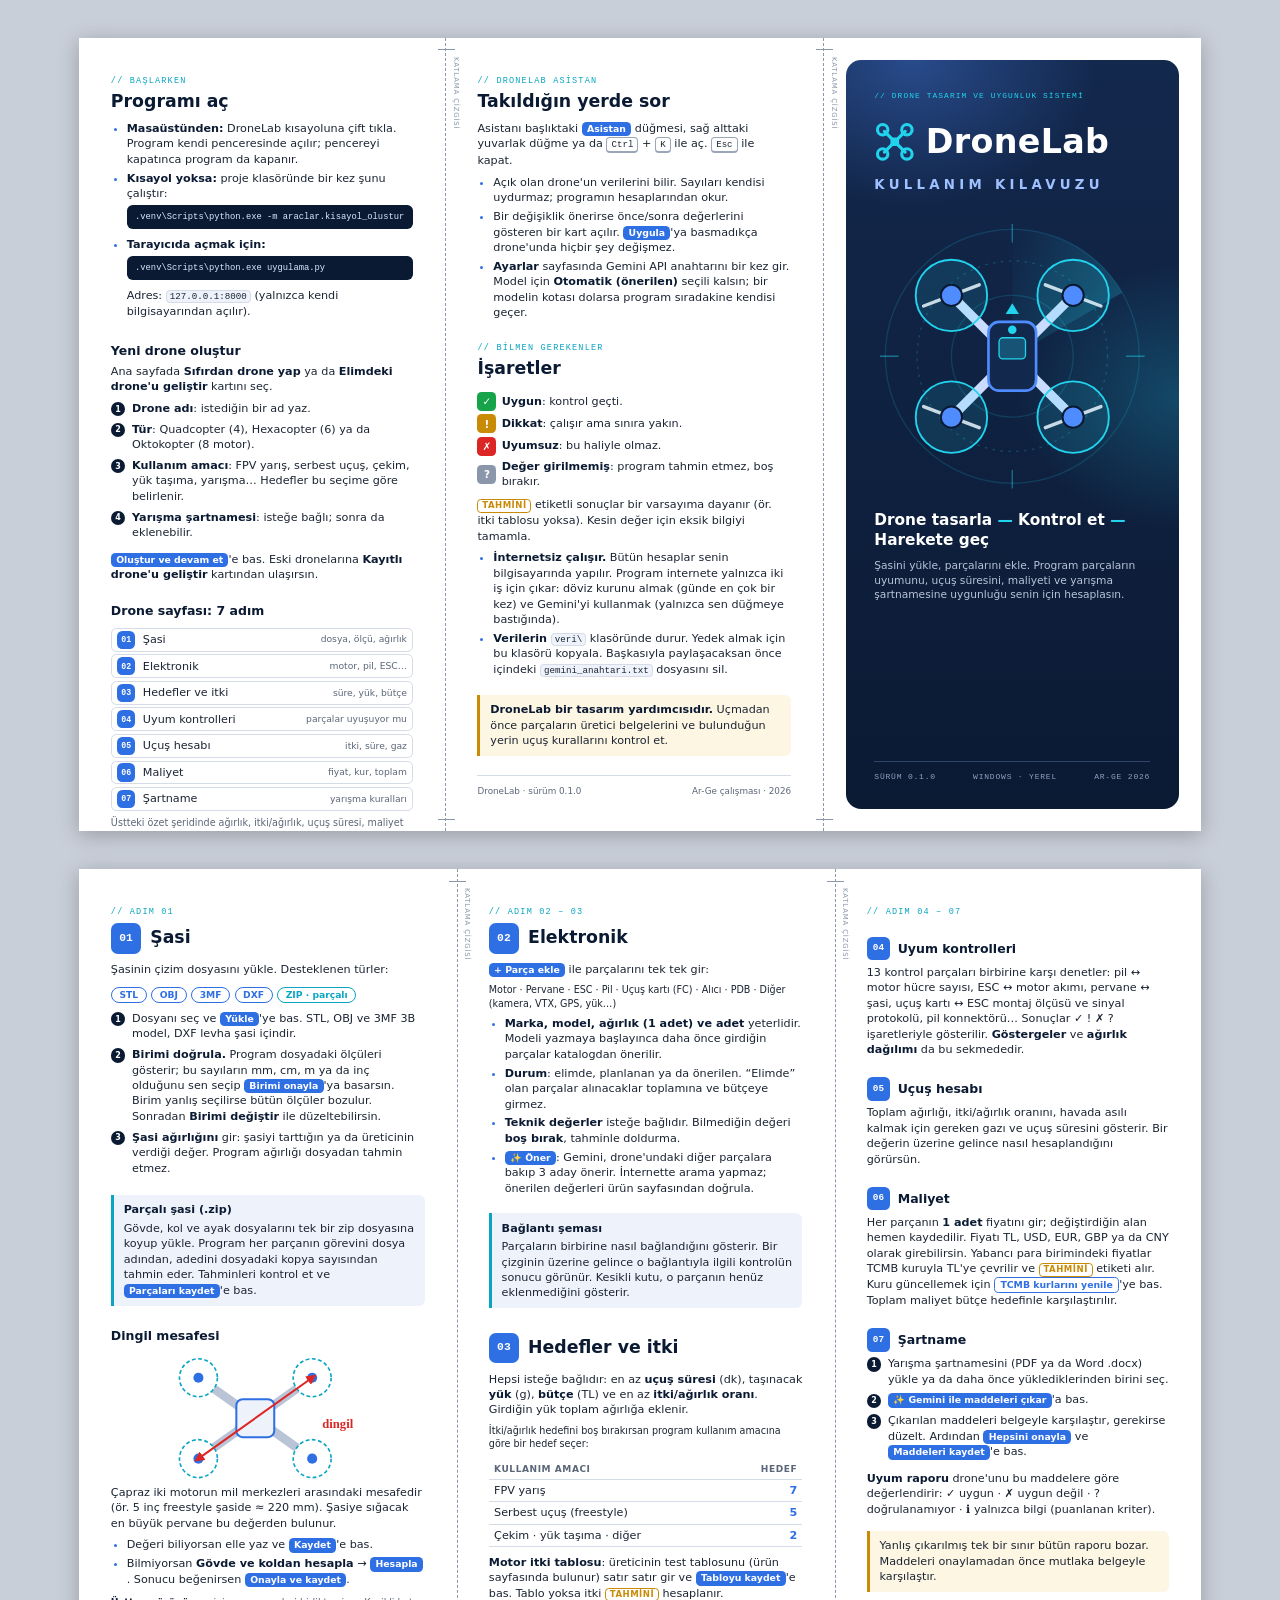
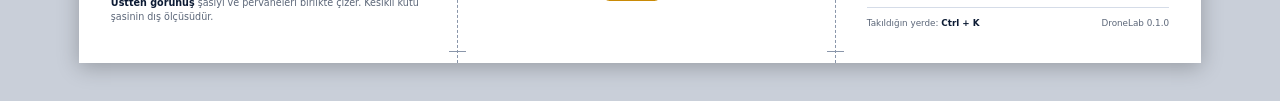
<file: docs/kullanim_brosuru.html>
<!doctype html>
<html lang="tr">
<head>
<meta charset="utf-8">
<title>DroneLab Kullanım Kılavuzu</title>
<!--
  DroneLab kullanım kılavuzu: A4 yatay, iki yüzlü, üç panelli (C katlama) broşür.
  1. sayfa dış yüz (sol: içe katlanan kapak, orta: arka kapak, sağ: ön kapak),
  2. sayfa iç yüz (broşür tamamen açılınca soldan sağa okunan üç panel).
  İçe katlanan panel 3 mm dardır; katlanınca kenara sıkışmaz.
  Yazdırma: A4 yatay, gerçek boyut (%100), iki taraflı, "kısa kenardan çevir".
  DEĞİŞTİRİLEBİLİR: Metinler doğrudan bu dosyada; renkler :root içinde.
-->
<style>
  @page { size: A4 landscape; margin: 0; }

  :root {
    --lacivert: #0b1a33;
    --lacivert-2: #13284d;
    --vurgu: #2f6fe4;
    --camgobegi: #0aa5c2;
    --camgobegi-acik: #22d3ee;
    --yazi: #1b2433;
    --soluk: #5b6678;
    --cizgi: #d5dce8;
    --zemin: #eef3fb;
    --basari: #16a34a;
    --uyari: #c98a06;
    --hata: #dc2626;
    --katlama: #8a96aa;
  }

  * { box-sizing: border-box; }
  html, body { margin: 0; padding: 0; }
  body {
    background: #c9cfd9;
    color: var(--yazi);
    font-family: "Segoe UI", system-ui, sans-serif;
    font-size: 8.4pt;
    line-height: 1.38;
    -webkit-print-color-adjust: exact;
    print-color-adjust: exact;
  }

  .sayfa {
    width: 297mm;
    height: 210mm;
    margin: 10mm auto;
    background: #fff;
    position: relative;
    display: grid;
    overflow: hidden;
    box-shadow: 0 4px 20px rgba(0, 0, 0, 0.25);
    break-after: page;
  }
  .sayfa:last-child { break-after: auto; }
  /* İçe katlanan panel dar: dış yüzde solda, iç yüzde sağda durur (kısa kenardan çevirince üst üste gelir). */
  .dis { grid-template-columns: 97mm 100mm 100mm; }
  .ic  { grid-template-columns: 100mm 100mm 97mm; }

  @media print {
    body { background: #fff; }
    .sayfa { margin: 0; box-shadow: none; }
  }

  /* ---------- Katlama çizgileri ---------- */
  .katlama {
    position: absolute;
    top: 0;
    bottom: 0;
    width: 0;
    border-left: 0.3mm dashed var(--katlama);
    z-index: 5;
  }
  .katlama::before, .katlama::after {
    content: "";
    position: absolute;
    left: -2.2mm;
    width: 4.4mm;
    height: 0;
    border-top: 0.35mm solid var(--katlama);
  }
  .katlama::before { top: 3mm; }
  .katlama::after { bottom: 3mm; }
  .katlama span {
    position: absolute;
    top: 5mm;
    left: 1mm;
    font-size: 5.2pt;
    letter-spacing: 0.12em;
    color: var(--katlama);
    writing-mode: vertical-rl;
    text-transform: uppercase;
  }

  /* ---------- Panel ---------- */
  .panel {
    padding: 10mm 8.5mm 9mm;
    position: relative;
    display: flex;
    flex-direction: column;
    min-height: 0;
  }
  .etiket {
    font-family: "Cascadia Mono", Consolas, monospace;
    font-size: 6.4pt;
    letter-spacing: 0.14em;
    color: var(--camgobegi);
    margin: 0 0 1.2mm;
    text-transform: uppercase;
  }
  h2 {
    font-size: 13pt;
    margin: 0 0 2.4mm;
    color: var(--lacivert);
    line-height: 1.15;
  }
  h3 {
    font-size: 9.4pt;
    margin: 3.6mm 0 1.2mm;
    color: var(--lacivert);
    display: flex;
    align-items: center;
    gap: 2mm;
  }
  h3:first-child { margin-top: 0; }
  p { margin: 0 0 1.6mm; }
  ul, ol { margin: 0 0 1.6mm; padding-left: 4.2mm; }
  li { margin-bottom: 0.9mm; }
  li::marker { color: var(--vurgu); }
  b { color: var(--lacivert); }
  .soluk { color: var(--soluk); }
  .kucuk { font-size: 7.2pt; }

  code {
    font-family: "Cascadia Mono", Consolas, monospace;
    font-size: 6.9pt;
    background: var(--zemin);
    border: 0.2mm solid var(--cizgi);
    border-radius: 1mm;
    padding: 0 0.8mm;
    white-space: nowrap;
  }
  .komut {
    display: block;
    font-family: "Cascadia Mono", Consolas, monospace;
    font-size: 6.6pt;
    background: var(--lacivert);
    color: #dbe7ff;
    border-radius: 1.5mm;
    padding: 1.6mm 2.2mm;
    margin: 1mm 0 2mm;
    white-space: nowrap;
  }

  /* Ekrandaki düğmelerin benzeri: kullanıcı ekranda aynı yazıyı arar. */
  .dugme {
    display: inline-block;
    background: var(--vurgu);
    color: #fff;
    font-weight: 600;
    font-size: 7pt;
    border-radius: 1.2mm;
    padding: 0 1.4mm;
    line-height: 1.55;
    white-space: nowrap;
  }
  .dugme.ikincil { background: #fff; color: var(--vurgu); border: 0.25mm solid var(--vurgu); }
  .tus {
    display: inline-block;
    font-family: "Cascadia Mono", Consolas, monospace;
    font-size: 6.8pt;
    border: 0.25mm solid #9aa6b8;
    border-bottom-width: 0.6mm;
    border-radius: 1mm;
    padding: 0 1.1mm;
    background: #fff;
    line-height: 1.45;
  }

  .no {
    display: inline-grid;
    place-items: center;
    width: 6.2mm;
    height: 6.2mm;
    border-radius: 1.4mm;
    background: var(--vurgu);
    color: #fff;
    font-family: "Cascadia Mono", Consolas, monospace;
    font-size: 7pt;
    font-weight: 700;
    flex: none;
  }
  .adim-baslik { display: flex; align-items: center; gap: 2.4mm; margin: 0 0 2.2mm; }
  .adim-baslik h2 { margin: 0; }
  .adim-baslik .no { width: 8mm; height: 8mm; font-size: 8.5pt; border-radius: 1.8mm; }
  .adim-baslik.sonraki { margin-top: 4.5mm; }

  .kutu {
    background: var(--zemin);
    border-left: 0.9mm solid var(--camgobegi);
    border-radius: 0 1.6mm 1.6mm 0;
    padding: 2mm 2.6mm;
    margin: 2mm 0;
  }
  .kutu h4 { margin: 0 0 0.8mm; font-size: 8.4pt; color: var(--lacivert); }
  .kutu p:last-child, .kutu ul:last-child { margin-bottom: 0; }
  .kutu.uyari { border-left-color: var(--uyari); background: #fdf6e3; }

  .cipler { display: flex; flex-wrap: wrap; gap: 1.2mm; margin: 1mm 0 2mm; }
  .cip {
    border: 0.25mm solid var(--vurgu);
    color: var(--vurgu);
    border-radius: 5mm;
    padding: 0.2mm 2mm;
    font-size: 6.9pt;
    font-weight: 600;
  }
  .cip.zip { border-color: var(--camgobegi); color: var(--camgobegi); }

  .sirali { list-style: none; padding: 0; counter-reset: s; }
  .sirali > li { counter-increment: s; position: relative; padding-left: 5.6mm; margin-bottom: 1.4mm; }
  .sirali > li::before {
    content: counter(s);
    position: absolute;
    left: 0;
    top: 0.3mm;
    width: 3.8mm;
    height: 3.8mm;
    border-radius: 50%;
    background: var(--lacivert);
    color: #fff;
    font-size: 6pt;
    font-weight: 700;
    display: grid;
    place-items: center;
  }

  table { border-collapse: collapse; width: 100%; margin: 1mm 0 2mm; }
  td, th { padding: 0.8mm 1.4mm; border-bottom: 0.2mm solid var(--cizgi); text-align: left; vertical-align: top; }
  th { font-size: 6.8pt; color: var(--soluk); font-weight: 600; text-transform: uppercase; letter-spacing: 0.06em; }
  td.sayi { text-align: right; font-weight: 700; color: var(--vurgu); white-space: nowrap; }

  .isaretler { display: grid; grid-template-columns: 5mm 1fr; gap: 0.9mm 1.4mm; margin: 1mm 0 2mm; align-items: center; }
  .isaret {
    width: 5mm; height: 5mm; border-radius: 1.2mm; display: grid; place-items: center;
    font-weight: 700; font-size: 7.8pt; color: #fff;
  }
  .i-uygun { background: var(--basari); }
  .i-dikkat { background: var(--uyari); }
  .i-uyumsuz { background: var(--hata); }
  .i-bilinmiyor { background: #8a96aa; }
  .rozet {
    display: inline-block; font-size: 6.4pt; font-weight: 700; text-transform: uppercase; letter-spacing: 0.06em;
    color: var(--uyari); border: 0.25mm solid var(--uyari); border-radius: 1mm; padding: 0 1mm;
  }

  /* Sekme haritası (drone sayfasının sol menüsü) */
  .harita { list-style: none; padding: 0; margin: 1mm 0 1.4mm; display: grid; gap: 0.7mm; }
  .harita li {
    display: flex; align-items: center; gap: 2mm; margin: 0;
    border: 0.25mm solid var(--cizgi); border-radius: 1.4mm; padding: 0.5mm 1.4mm; background: #fff;
  }
  .harita li .no { width: 4.8mm; height: 4.8mm; font-size: 6.2pt; }
  .harita li span.ne { color: var(--soluk); font-size: 6.9pt; margin-left: auto; text-align: right; }

  .alt-bilgi {
    margin-top: auto;
    padding-top: 2.4mm;
    border-top: 0.25mm solid var(--cizgi);
    font-size: 6.6pt;
    color: var(--soluk);
    display: flex;
    justify-content: space-between;
    gap: 2mm;
  }

  .sekil { display: block; margin: 1.6mm auto 1mm; }

  /* ---------- Ön kapak ---------- */
  .kapak { padding: 6mm; }
  .kapak-ic {
    flex: 1;
    border-radius: 4mm;
    background:
      radial-gradient(70mm 55mm at 20% 0%, rgba(79, 140, 255, 0.35), transparent 70%),
      radial-gradient(60mm 50mm at 100% 45%, rgba(34, 211, 238, 0.22), transparent 70%),
      linear-gradient(180deg, var(--lacivert-2), var(--lacivert));
    color: #e8ecf3;
    padding: 8mm 7.5mm 7mm;
    display: flex;
    flex-direction: column;
    position: relative;
    overflow: hidden;
  }
  .kapak .etiket { color: var(--camgobegi-acik); font-size: 5.9pt; }
  .marka { display: flex; align-items: center; gap: 2.6mm; margin: 4mm 0 0; }
  .marka svg { width: 11mm; height: 11mm; color: var(--camgobegi-acik); }
  .marka-adi { font-size: 25pt; font-weight: 700; letter-spacing: 0.01em; color: #fff; line-height: 1; }
  .kapak-baslik {
    margin: 3.4mm 0 0;
    font-size: 10pt;
    letter-spacing: 0.32em;
    text-transform: uppercase;
    color: #9fc1ff;
    font-weight: 600;
  }
  .kapak-sekil { margin: 8mm auto 6mm; width: 70mm; height: 70mm; }
  .slogan { font-size: 11.5pt; font-weight: 600; color: #fff; margin: 0 0 2mm; line-height: 1.3; }
  .slogan i { font-style: normal; color: var(--camgobegi-acik); }
  .kapak p.tanim { color: #b8c4d8; font-size: 8pt; margin: 0; }
  .kapak-alt {
    margin-top: auto;
    display: flex;
    justify-content: space-between;
    font-family: "Cascadia Mono", Consolas, monospace;
    font-size: 6pt;
    letter-spacing: 0.1em;
    color: #8fa2c2;
    border-top: 0.25mm solid rgba(159, 193, 255, 0.25);
    padding-top: 2.4mm;
  }
</style>
</head>
<body>

<!-- ======================= 1. SAYFA: DIŞ YÜZ ======================= -->
<section class="sayfa dis" aria-label="Dış yüz">
  <div class="katlama" style="left:97mm"><span>katlama çizgisi</span></div>
  <div class="katlama" style="left:197mm"><span>katlama çizgisi</span></div>

  <!-- Sol: içe katlanan kapak (kapağı açınca ilk görülen) -->
  <div class="panel">
    <div class="etiket">// Başlarken</div>
    <h2>Programı aç</h2>
    <ul>
      <li><b>Masaüstünden:</b> DroneLab kısayoluna çift tıkla. Program kendi penceresinde açılır; pencereyi kapatınca program da kapanır.</li>
      <li><b>Kısayol yoksa:</b> proje klasöründe bir kez şunu çalıştır:
        <span class="komut">.venv\Scripts\python.exe -m araclar.kisayol_olustur</span></li>
      <li><b>Tarayıcıda açmak için:</b>
        <span class="komut">.venv\Scripts\python.exe uygulama.py</span>
        Adres: <code>127.0.0.1:8000</code> (yalnızca kendi bilgisayarından açılır).</li>
    </ul>

    <h3>Yeni drone oluştur</h3>
    <p>Ana sayfada <b>Sıfırdan drone yap</b> ya da <b>Elimdeki drone'u geliştir</b> kartını seç.</p>
    <ol class="sirali">
      <li><b>Drone adı</b>: istediğin bir ad yaz.</li>
      <li><b>Tür</b>: Quadcopter (4), Hexacopter (6) ya da Oktokopter (8 motor).</li>
      <li><b>Kullanım amacı</b>: FPV yarış, serbest uçuş, çekim, yük taşıma, yarışma… Hedefler bu seçime göre belirlenir.</li>
      <li><b>Yarışma şartnamesi</b>: isteğe bağlı; sonra da eklenebilir.</li>
    </ol>
    <p><span class="dugme">Oluştur ve devam et</span>'e bas. Eski dronelarına <b>Kayıtlı drone'u geliştir</b> kartından ulaşırsın.</p>

    <h3>Drone sayfası: 7 adım</h3>
    <ul class="harita">
      <li><span class="no">01</span>Şasi<span class="ne">dosya, ölçü, ağırlık</span></li>
      <li><span class="no">02</span>Elektronik<span class="ne">motor, pil, ESC…</span></li>
      <li><span class="no">03</span>Hedefler ve itki<span class="ne">süre, yük, bütçe</span></li>
      <li><span class="no">04</span>Uyum kontrolleri<span class="ne">parçalar uyuşuyor mu</span></li>
      <li><span class="no">05</span>Uçuş hesabı<span class="ne">itki, süre, gaz</span></li>
      <li><span class="no">06</span>Maliyet<span class="ne">fiyat, kur, toplam</span></li>
      <li><span class="no">07</span>Şartname<span class="ne">yarışma kuralları</span></li>
    </ul>
    <p class="kucuk soluk">Üstteki özet şeridinde ağırlık, itki/ağırlık, uçuş süresi, maliyet ve uyum sonucu sürekli görünür.</p>
  </div>

  <!-- Orta: arka kapak -->
  <div class="panel">
    <div class="etiket">// DroneLab Asistan</div>
    <h2>Takıldığın yerde sor</h2>
    <p>Asistanı başlıktaki <span class="dugme">Asistan</span> düğmesi, sağ alttaki yuvarlak düğme ya da <span class="tus">Ctrl</span> + <span class="tus">K</span> ile aç. <span class="tus">Esc</span> ile kapat.</p>
    <ul>
      <li>Açık olan drone'un verilerini bilir. Sayıları kendisi uydurmaz; programın hesaplarından okur.</li>
      <li>Bir değişiklik önerirse önce/sonra değerlerini gösteren bir kart açılır. <span class="dugme">Uygula</span>'ya basmadıkça drone'unda hiçbir şey değişmez.</li>
      <li><b>Ayarlar</b> sayfasında Gemini API anahtarını bir kez gir. Model için <b>Otomatik (önerilen)</b> seçili kalsın; bir modelin kotası dolarsa program sıradakine kendisi geçer.</li>
    </ul>

    <div class="etiket" style="margin-top:3.4mm">// Bilmen gerekenler</div>
    <h2>İşaretler</h2>
    <div class="isaretler">
      <span class="isaret i-uygun">✓</span><span><b>Uygun</b>: kontrol geçti.</span>
      <span class="isaret i-dikkat">!</span><span><b>Dikkat</b>: çalışır ama sınıra yakın.</span>
      <span class="isaret i-uyumsuz">✗</span><span><b>Uyumsuz</b>: bu haliyle olmaz.</span>
      <span class="isaret i-bilinmiyor">?</span><span><b>Değer girilmemiş</b>: program tahmin etmez, boş bırakır.</span>
    </div>
    <p><span class="rozet">tahmini</span> etiketli sonuçlar bir varsayıma dayanır (ör. itki tablosu yoksa). Kesin değer için eksik bilgiyi tamamla.</p>

    <ul>
      <li><b>İnternetsiz çalışır.</b> Bütün hesaplar senin bilgisayarında yapılır. Program internete yalnızca iki iş için çıkar: döviz kurunu almak (günde en çok bir kez) ve Gemini'yi kullanmak (yalnızca sen düğmeye bastığında).</li>
      <li><b>Verilerin</b> <code>veri\</code> klasöründe durur. Yedek almak için bu klasörü kopyala. Başkasıyla paylaşacaksan önce içindeki <code>gemini_anahtari.txt</code> dosyasını sil.</li>
    </ul>
    <div class="kutu uyari">
      <p><b>DroneLab bir tasarım yardımcısıdır.</b> Uçmadan önce parçaların üretici belgelerini ve bulunduğun yerin uçuş kurallarını kontrol et.</p>
    </div>

    <div class="alt-bilgi"><span>DroneLab · sürüm 0.1.0</span><span>Ar-Ge çalışması · 2026</span></div>
  </div>

  <!-- Sağ: ön kapak -->
  <div class="panel kapak">
    <div class="kapak-ic">
      <div class="etiket">// Drone tasarım ve uygunluk sistemi</div>
      <div class="marka">
        <svg viewBox="0 0 24 24" aria-hidden="true"><g fill="none" stroke="currentColor" stroke-width="1.8" stroke-linecap="round"><path d="M6 6l12 12M18 6L6 18"/><circle cx="5" cy="5" r="3"/><circle cx="19" cy="5" r="3"/><circle cx="5" cy="19" r="3"/><circle cx="19" cy="19" r="3"/></g><rect x="9.5" y="9.5" width="5" height="5" rx="1.2" fill="currentColor"/></svg>
        <span class="marka-adi">DroneLab</span>
      </div>
      <div class="kapak-baslik">Kullanım kılavuzu</div>

      <svg class="kapak-sekil" viewBox="0 0 200 200" aria-hidden="true">
        <g fill="none" stroke="#22d3ee">
          <circle cx="100" cy="100" r="96" stroke-opacity="0.16"/>
          <circle cx="100" cy="100" r="72" stroke-opacity="0.22" stroke-dasharray="2 4"/>
          <circle cx="100" cy="100" r="46" stroke-opacity="0.16"/>
          <path d="M100 0v14M100 186v14M0 100h14M186 100h14" stroke-opacity="0.45"/>
        </g>
        <!-- radar taraması -->
        <path d="M100 100 L100 4 A96 96 0 0 1 183 52 Z" fill="url(#tarama)"/>
        <defs>
          <linearGradient id="tarama" x1="0" y1="0" x2="1" y2="0.5">
            <stop offset="0" stop-color="#22d3ee" stop-opacity="0"/>
            <stop offset="1" stop-color="#22d3ee" stop-opacity="0.22"/>
          </linearGradient>
        </defs>
        <!-- kollar -->
        <g stroke="#c9dcff" stroke-width="7" stroke-linecap="round">
          <path d="M54 54 L146 146"/><path d="M146 54 L54 146"/>
        </g>
        <!-- pervane diskleri -->
        <g fill="rgba(34,211,238,0.12)" stroke="#22d3ee" stroke-width="1.4">
          <circle cx="54" cy="54" r="27"/><circle cx="146" cy="54" r="27"/>
          <circle cx="54" cy="146" r="27"/><circle cx="146" cy="146" r="27"/>
        </g>
        <g stroke="#e8f6ff" stroke-width="2.6" stroke-linecap="round" opacity="0.85">
          <path d="M33 62 L75 46"/><path d="M125 46 L167 62"/>
          <path d="M33 138 L75 154"/><path d="M125 154 L167 138"/>
        </g>
        <g fill="#4f8cff" stroke="#0b1a33" stroke-width="1.5">
          <circle cx="54" cy="54" r="8"/><circle cx="146" cy="54" r="8"/>
          <circle cx="54" cy="146" r="8"/><circle cx="146" cy="146" r="8"/>
        </g>
        <!-- gövde -->
        <rect x="82" y="74" width="36" height="52" rx="8" fill="#13284d" stroke="#4f8cff" stroke-width="2"/>
        <rect x="90" y="86" width="20" height="16" rx="3" fill="#22d3ee" fill-opacity="0.25" stroke="#22d3ee" stroke-width="1"/>
        <circle cx="100" cy="80" r="3.2" fill="#22d3ee"/>
        <path d="M100 60 l-5 8 h10 z" fill="#22d3ee"/>
      </svg>

      <p class="slogan">Drone tasarla <i>—</i> Kontrol et <i>—</i><br>Harekete geç</p>
      <p class="tanim">Şasini yükle, parçalarını ekle. Program parçaların uyumunu, uçuş süresini, maliyeti ve yarışma şartnamesine uygunluğu senin için hesaplasın.</p>

      <div class="kapak-alt"><span>SÜRÜM 0.1.0</span><span>WINDOWS · YEREL</span><span>AR-GE 2026</span></div>
    </div>
  </div>
</section>

<!-- ======================= 2. SAYFA: İÇ YÜZ ======================= -->
<section class="sayfa ic" aria-label="İç yüz">
  <div class="katlama" style="left:100mm"><span>katlama çizgisi</span></div>
  <div class="katlama" style="left:200mm"><span>katlama çizgisi</span></div>

  <!-- İç sol: Şasi -->
  <div class="panel">
    <div class="etiket">// Adım 01</div>
    <div class="adim-baslik"><span class="no">01</span><h2>Şasi</h2></div>
    <p>Şasinin çizim dosyasını yükle. Desteklenen türler:</p>
    <div class="cipler">
      <span class="cip">STL</span><span class="cip">OBJ</span><span class="cip">3MF</span><span class="cip">DXF</span><span class="cip zip">ZIP · parçalı</span>
    </div>
    <ol class="sirali">
      <li>Dosyanı seç ve <span class="dugme">Yükle</span>'ye bas. STL, OBJ ve 3MF 3B model, DXF levha şasi içindir.</li>
      <li><b>Birimi doğrula.</b> Program dosyadaki ölçüleri gösterir; bu sayıların mm, cm, m ya da inç olduğunu sen seçip <span class="dugme">Birimi onayla</span>'ya basarsın. Birim yanlış seçilirse bütün ölçüler bozulur. Sonradan <b>Birimi değiştir</b> ile düzeltebilirsin.</li>
      <li><b>Şasi ağırlığını</b> gir: şasiyi tarttığın ya da üreticinin verdiği değer. Program ağırlığı dosyadan tahmin etmez.</li>
    </ol>

    <div class="kutu">
      <h4>Parçalı şasi (.zip)</h4>
      <p>Gövde, kol ve ayak dosyalarını tek bir zip dosyasına koyup yükle. Program her parçanın görevini dosya adından, adedini dosyadaki kopya sayısından tahmin eder. Tahminleri kontrol et ve <span class="dugme">Parçaları kaydet</span>'e bas.</p>
    </div>

    <h3>Dingil mesafesi</h3>
    <svg class="sekil" width="64mm" height="34mm" viewBox="0 0 190 100" aria-hidden="true">
      <g stroke="#b9c4d6" stroke-width="7" stroke-linecap="round"><path d="M40 18 L130 82"/><path d="M130 18 L40 82"/></g>
      <rect x="70" y="35" width="30" height="30" rx="5" fill="#eef3fb" stroke="#2f6fe4" stroke-width="1.6"/>
      <g fill="#fff" stroke="#0aa5c2" stroke-width="1.3" stroke-dasharray="3 2">
        <circle cx="40" cy="18" r="15"/><circle cx="130" cy="18" r="15"/><circle cx="40" cy="82" r="15"/><circle cx="130" cy="82" r="15"/>
      </g>
      <g fill="#2f6fe4"><circle cx="40" cy="18" r="4"/><circle cx="130" cy="18" r="4"/><circle cx="40" cy="82" r="4"/><circle cx="130" cy="82" r="4"/></g>
      <path d="M40 82 L130 18" stroke="#dc2626" stroke-width="1.6" marker-start="url(#ok)" marker-end="url(#ok)"/>
      <defs><marker id="ok" viewBox="0 0 10 10" refX="5" refY="5" markerWidth="5" markerHeight="5" orient="auto-start-reverse"><path d="M0 0 L10 5 L0 10 z" fill="#dc2626"/></marker></defs>
      <text x="138" y="58" font-size="10" fill="#dc2626" font-weight="700" font-family="Segoe UI">dingil</text>
    </svg>
    <p>Çapraz iki motorun mil merkezleri arasındaki mesafedir (ör. 5 inç freestyle şaside ≈ 220 mm). Şasiye sığacak en büyük pervane bu değerden bulunur.</p>
    <ul>
      <li>Değeri biliyorsan elle yaz ve <span class="dugme">Kaydet</span>'e bas.</li>
      <li>Bilmiyorsan <b>Gövde ve koldan hesapla</b> → <span class="dugme">Hesapla</span>. Sonucu beğenirsen <span class="dugme">Onayla ve kaydet</span>.</li>
    </ul>
    <p class="kucuk soluk"><b>Üstten görünüş</b> şasiyi ve pervaneleri birlikte çizer. Kesikli kutu şasinin dış ölçüsüdür.</p>
  </div>

  <!-- İç orta: Elektronik + Hedefler -->
  <div class="panel">
    <div class="etiket">// Adım 02 – 03</div>
    <div class="adim-baslik"><span class="no">02</span><h2>Elektronik</h2></div>
    <p><span class="dugme">+ Parça ekle</span> ile parçalarını tek tek gir:</p>
    <p class="kucuk">Motor · Pervane · ESC · Pil · Uçuş kartı (FC) · Alıcı · PDB · Diğer (kamera, VTX, GPS, yük…)</p>
    <ul>
      <li><b>Marka, model, ağırlık (1 adet) ve adet</b> yeterlidir. Modeli yazmaya başlayınca daha önce girdiğin parçalar katalogdan önerilir.</li>
      <li><b>Durum</b>: elimde, planlanan ya da önerilen. “Elimde” olan parçalar alınacaklar toplamına ve bütçeye girmez.</li>
      <li><b>Teknik değerler</b> isteğe bağlıdır. Bilmediğin değeri <b>boş bırak</b>, tahminle doldurma.</li>
      <li><span class="dugme">✨ Öner</span>: Gemini, drone'undaki diğer parçalara bakıp 3 aday önerir. İnternette arama yapmaz; önerilen değerleri ürün sayfasından doğrula.</li>
    </ul>
    <div class="kutu">
      <h4>Bağlantı şeması</h4>
      <p>Parçaların birbirine nasıl bağlandığını gösterir. Bir çizginin üzerine gelince o bağlantıyla ilgili kontrolün sonucu görünür. Kesikli kutu, o parçanın henüz eklenmediğini gösterir.</p>
    </div>

    <div class="adim-baslik sonraki"><span class="no">03</span><h2>Hedefler ve itki</h2></div>
    <p>Hepsi isteğe bağlıdır: en az <b>uçuş süresi</b> (dk), taşınacak <b>yük</b> (g), <b>bütçe</b> (TL) ve en az <b>itki/ağırlık oranı</b>. Girdiğin yük toplam ağırlığa eklenir.</p>
    <p class="kucuk">İtki/ağırlık hedefini boş bırakırsan program kullanım amacına göre bir hedef seçer:</p>
    <table>
      <tr><th>Kullanım amacı</th><th style="text-align:right">Hedef</th></tr>
      <tr><td>FPV yarış</td><td class="sayi">7</td></tr>
      <tr><td>Serbest uçuş (freestyle)</td><td class="sayi">5</td></tr>
      <tr><td>Çekim · yük taşıma · diğer</td><td class="sayi">2</td></tr>
    </table>
    <p><b>Motor itki tablosu</b>: üreticinin test tablosunu (ürün sayfasında bulunur) satır satır gir ve <span class="dugme">Tabloyu kaydet</span>'e bas. Tablo yoksa itki <span class="rozet">tahmini</span> hesaplanır.</p>
  </div>

  <!-- İç sağ (içe katlanan panelin arkası): Uyum, Uçuş, Maliyet, Şartname -->
  <div class="panel">
    <div class="etiket">// Adım 04 – 07</div>
    <h3><span class="no">04</span>Uyum kontrolleri</h3>
    <p>13 kontrol parçaları birbirine karşı denetler: pil ↔ motor hücre sayısı, ESC ↔ motor akımı, pervane ↔ şasi, uçuş kartı ↔ ESC montaj ölçüsü ve sinyal protokolü, pil konnektörü… Sonuçlar ✓ ! ✗ ? işaretleriyle gösterilir. <b>Göstergeler</b> ve <b>ağırlık dağılımı</b> da bu sekmededir.</p>

    <h3><span class="no">05</span>Uçuş hesabı</h3>
    <p>Toplam ağırlığı, itki/ağırlık oranını, havada asılı kalmak için gereken gazı ve uçuş süresini gösterir. Bir değerin üzerine gelince nasıl hesaplandığını görürsün.</p>

    <h3><span class="no">06</span>Maliyet</h3>
    <p>Her parçanın <b>1 adet</b> fiyatını gir; değiştirdiğin alan hemen kaydedilir. Fiyatı TL, USD, EUR, GBP ya da CNY olarak girebilirsin. Yabancı para birimindeki fiyatlar TCMB kuruyla TL'ye çevrilir ve <span class="rozet">tahmini</span> etiketi alır. Kuru güncellemek için <span class="dugme ikincil">TCMB kurlarını yenile</span>'ye bas. Toplam maliyet bütçe hedefinle karşılaştırılır.</p>

    <h3><span class="no">07</span>Şartname</h3>
    <ol class="sirali">
      <li>Yarışma şartnamesini (PDF ya da Word .docx) yükle ya da daha önce yüklediklerinden birini seç.</li>
      <li><span class="dugme">✨ Gemini ile maddeleri çıkar</span>'a bas.</li>
      <li>Çıkarılan maddeleri belgeyle karşılaştır, gerekirse düzelt. Ardından <span class="dugme">Hepsini onayla</span> ve <span class="dugme">Maddeleri kaydet</span>'e bas.</li>
    </ol>
    <p><b>Uyum raporu</b> drone'unu bu maddelere göre değerlendirir: ✓ uygun · ✗ uygun değil · ? doğrulanamıyor · ℹ yalnızca bilgi (puanlanan kriter).</p>
    <div class="kutu uyari">
      <p>Yanlış çıkarılmış tek bir sınır bütün raporu bozar. Maddeleri onaylamadan önce mutlaka belgeyle karşılaştır.</p>
    </div>

    <div class="alt-bilgi"><span>Takıldığın yerde: <b>Ctrl + K</b></span><span>DroneLab 0.1.0</span></div>
  </div>
</section>

</body>
</html>
</file>
